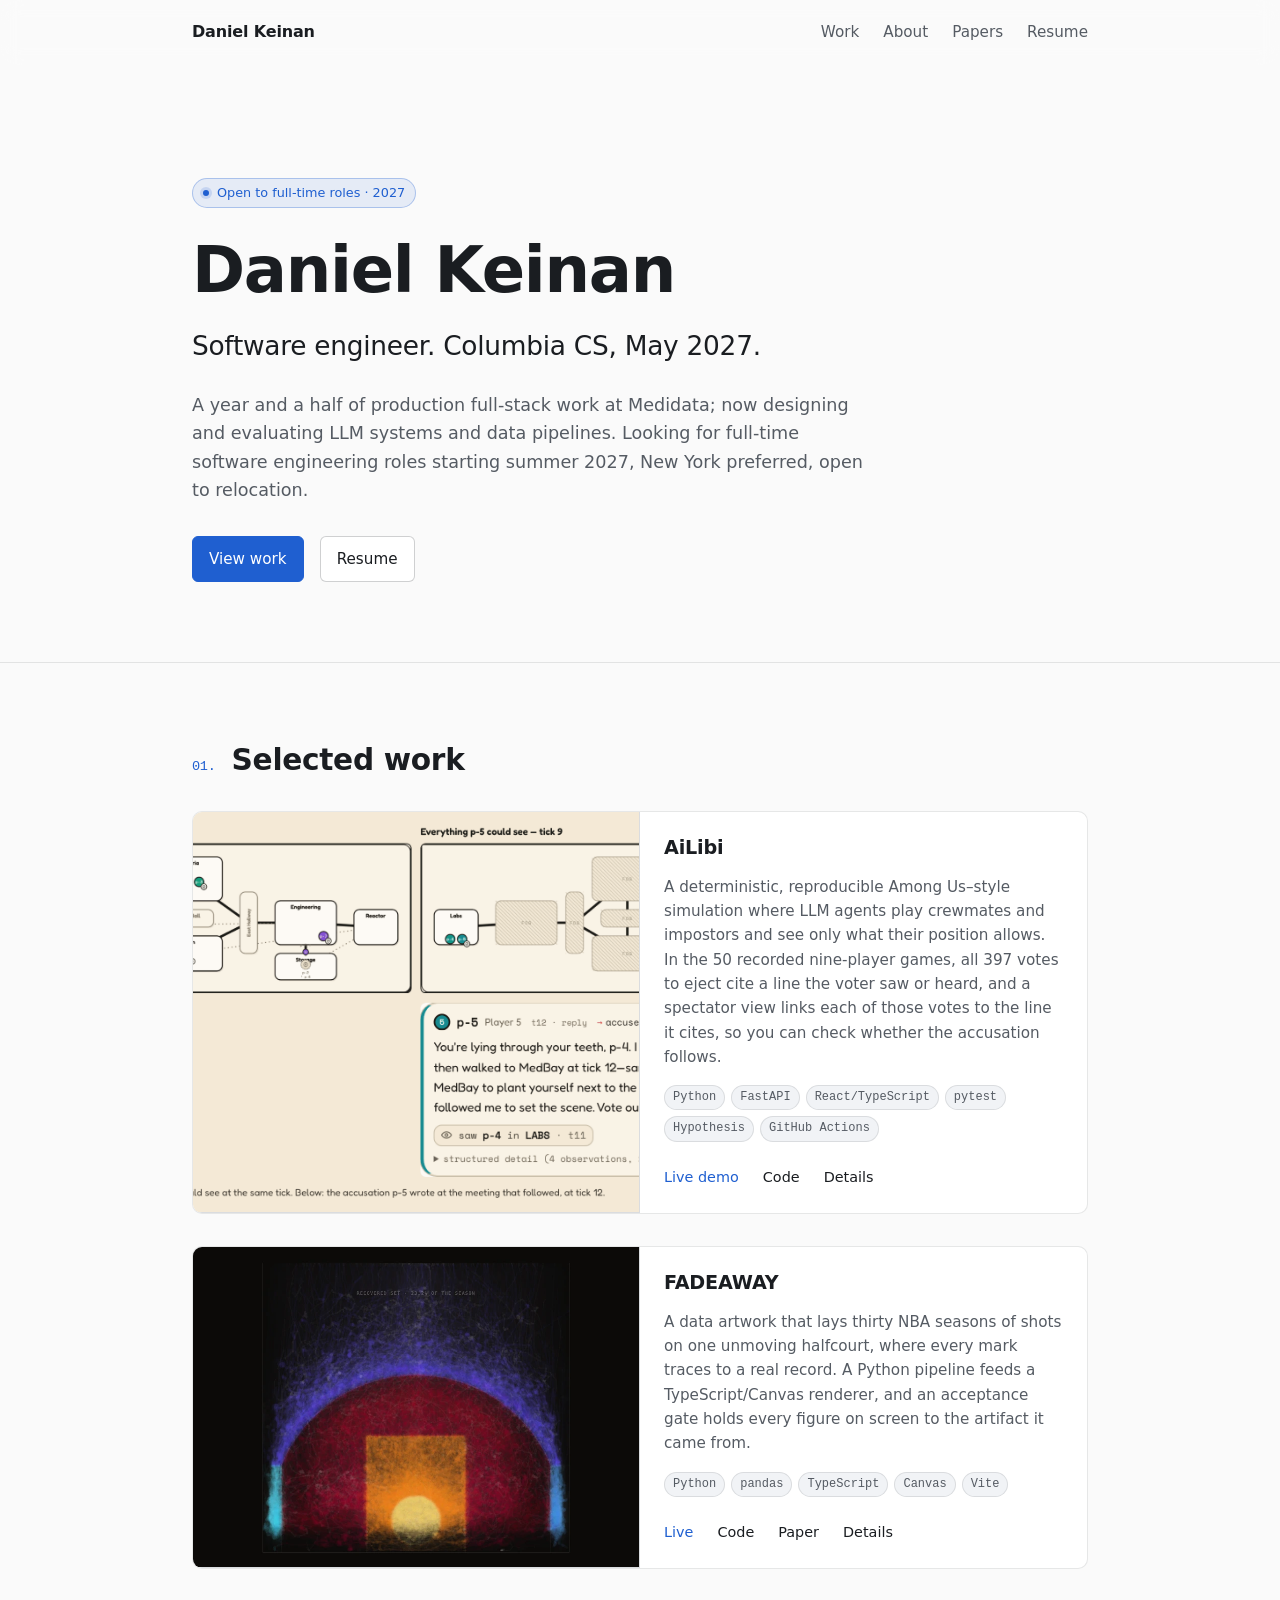
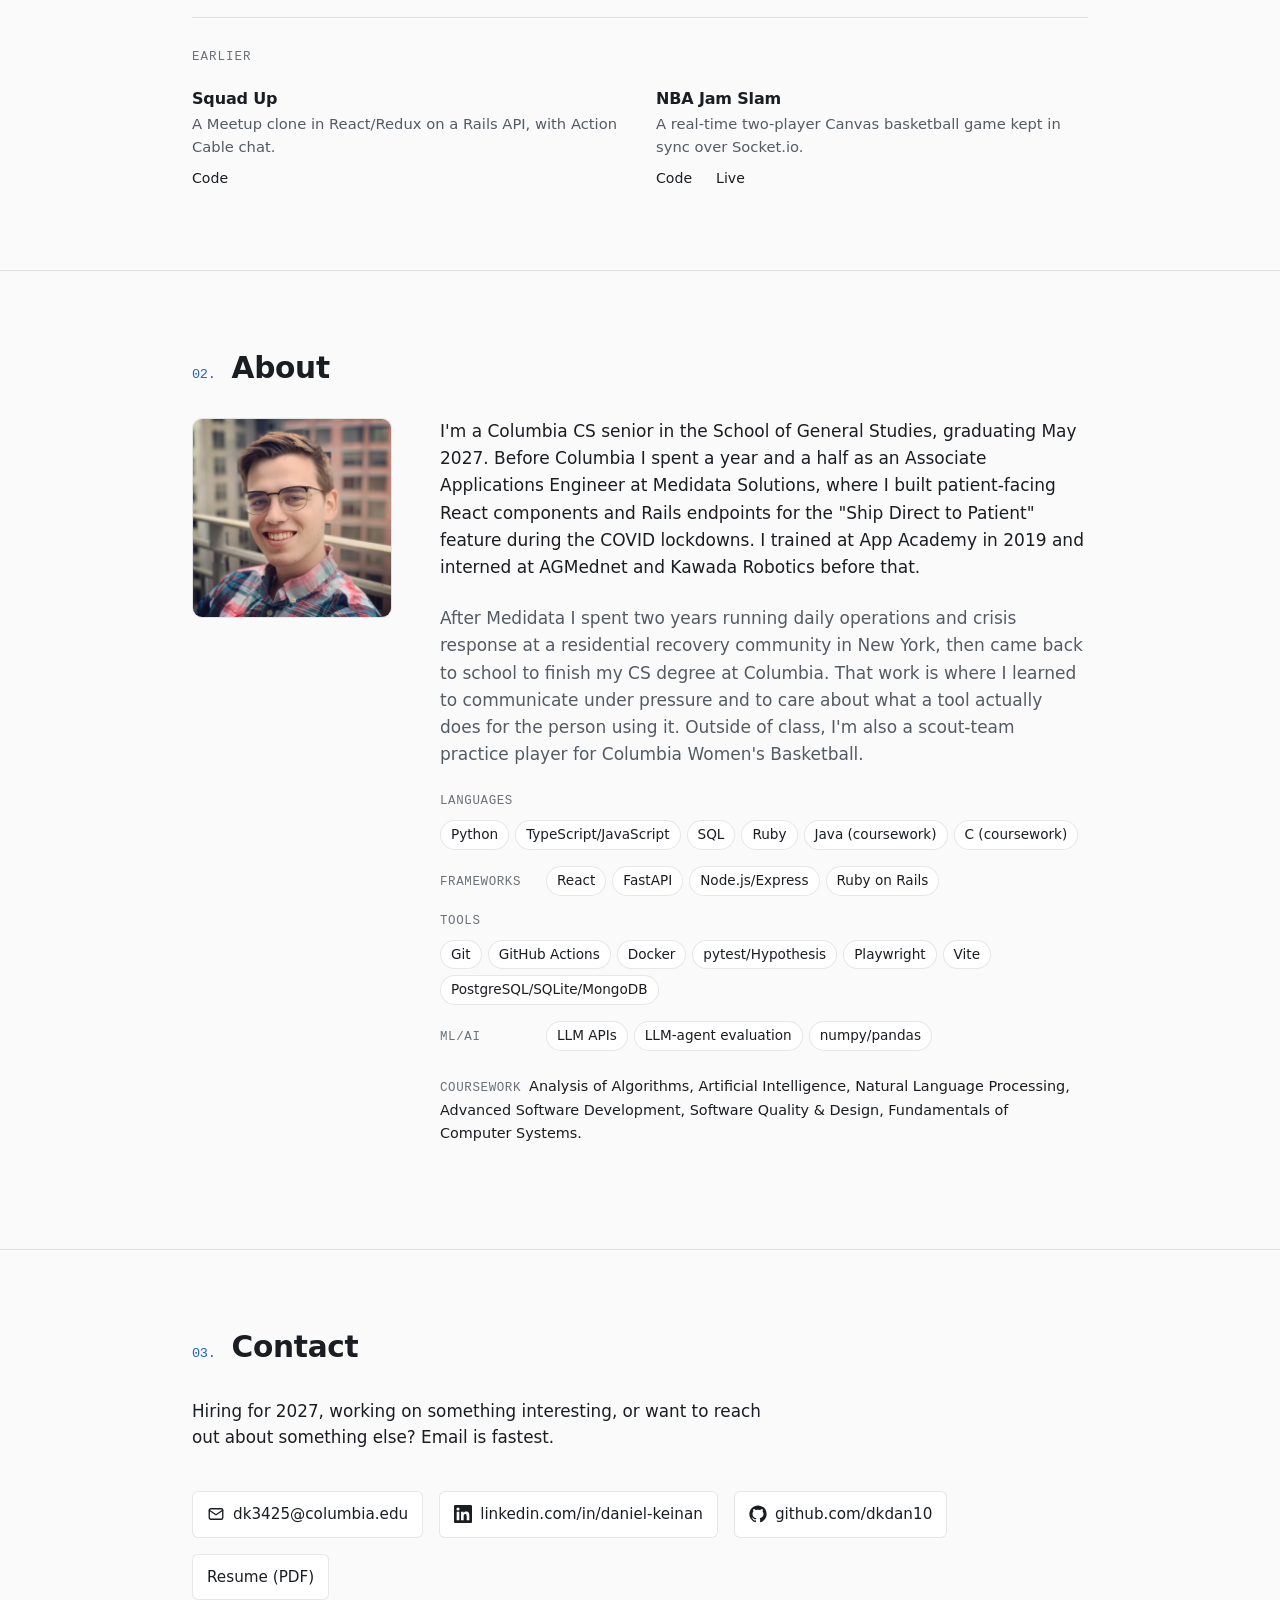
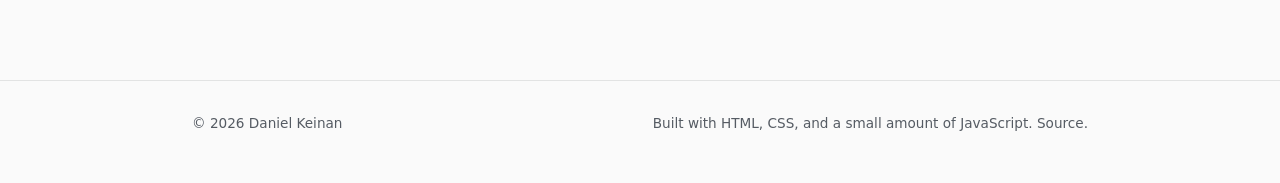
<file: index.html>
<!doctype html>
<html lang="en">
<head>
  <meta charset="utf-8">
  <meta name="viewport" content="width=device-width, initial-scale=1">
  <title>Daniel Keinan — Software Engineer</title>
  <meta name="description" content="Daniel Keinan: software engineer in New York. Columbia CS, May 2027. A year and a half of production full-stack work at Medidata; now designing and evaluating LLM systems and data pipelines. Open to full-time roles starting summer 2027.">
  <meta name="author" content="Daniel Keinan">
  <meta name="color-scheme" content="dark light">

  <link rel="canonical" href="https://dkdan10.github.io/">
  <link rel="apple-touch-icon" sizes="180x180" href="/apple-touch-icon.png">
  <link rel="icon" type="image/png" sizes="32x32" href="/favicon-32x32.png">
  <link rel="icon" type="image/png" sizes="16x16" href="/favicon-16x16.png">
  <link rel="manifest" href="/site.webmanifest">
  <link rel="mask-icon" href="/safari-pinned-tab.svg" color="#6ea8ff">

  <meta property="og:type" content="website">
  <meta property="og:url" content="https://dkdan10.github.io/">
  <meta property="og:title" content="Daniel Keinan — Software Engineer">
  <meta property="og:description" content="Columbia CS, May 2027. A year and a half of production full-stack work at Medidata; now designing and evaluating LLM systems and data pipelines. Open to full-time software engineering roles starting summer 2027.">
  <meta property="og:image" content="https://dkdan10.github.io/og-image.png">
  <meta property="og:image:width" content="1200">
  <meta property="og:image:height" content="630">

  <meta name="twitter:card" content="summary_large_image">
  <meta name="twitter:title" content="Daniel Keinan — Software Engineer">
  <meta name="twitter:description" content="Columbia CS, May 2027. A year and a half of production full-stack work at Medidata; now designing and evaluating LLM systems and data pipelines. Open to full-time software engineering roles starting summer 2027.">
  <meta name="twitter:image" content="https://dkdan10.github.io/og-image.png">

  <link rel="stylesheet" href="/assets/css/site.css">
  <script defer src="/assets/js/site.js"></script>

  <script type="application/ld+json">
  {
    "@context": "https://schema.org",
    "@type": "Person",
    "name": "Daniel Keinan",
    "url": "https://dkdan10.github.io/",
    "jobTitle": "Software Engineer",
    "email": "mailto:dk3425@columbia.edu",
    "address": {
      "@type": "PostalAddress",
      "addressLocality": "New York",
      "addressRegion": "NY",
      "addressCountry": "US"
    },
    "alumniOf": {
      "@type": "EducationalOrganization",
      "name": "App Academy"
    },
    "affiliation": {
      "@type": "CollegeOrUniversity",
      "name": "Columbia University"
    },
    "sameAs": [
      "https://www.linkedin.com/in/daniel-keinan/",
      "https://github.com/dkdan10"
    ]
  }
  </script>
</head>
<body>
  <a class="skip-link" href="#main">Skip to content</a>

  <header class="site-header">
    <div class="container">
      <a href="/" class="brand">Daniel Keinan</a>
      <nav class="site-nav" aria-label="Primary">
        <ul>
          <li><a href="/#work">Work</a></li>
          <li><a href="/#about">About</a></li>
          <li><a href="/papers/">Papers</a></li>
          <li class="nav-resume"><a href="/resume/Daniel_Keinan_Resume.pdf" target="_blank" rel="noopener">Resume</a></li>
        </ul>
      </nav>
    </div>
  </header>

  <main id="main">
    <section class="hero container" aria-labelledby="hero-title">
      <span class="eyebrow"><span class="dot" aria-hidden="true"></span> Open to full-time roles · 2027</span>
      <h1 id="hero-title">Daniel Keinan</h1>
      <p class="tagline">Software engineer. Columbia CS, May 2027.</p>
      <p class="lede">A year and a half of production full-stack work at Medidata; now designing and evaluating LLM systems and data pipelines. Looking for full-time software engineering roles starting summer 2027, New York preferred, open to relocation.</p>
      <div class="cta-row">
        <a class="btn btn-primary" href="#work">View work</a>
        <a class="btn" href="/resume/Daniel_Keinan_Resume.pdf" target="_blank" rel="noopener">Resume</a>
      </div>
    </section>

    <section id="work" class="section" aria-labelledby="work-title">
      <div class="container">
        <h2 id="work-title"><span class="num">01.</span> Selected work</h2>
        <div class="projects">

          <article class="project">
            <div class="media">
              <img src="/assets/img/ailibi-spectator.png" alt="AiLibi spectator view: the full map at tick 9 beside the fogged map of what one crewmate could see, with that crewmate's accusation and the single observation it cites below" loading="lazy" decoding="async" width="2036" height="909">
            </div>
            <div class="body">
              <h3><a href="/work/ailibi/">AiLibi</a></h3>
              <p>A deterministic, reproducible Among Us–style simulation where LLM agents play crewmates and impostors and see only what their position allows. In the 50 recorded nine-player games, all 397 votes to eject cite a line the voter saw or heard, and a spectator view links each of those votes to the line it cites, so you can check whether the accusation follows.</p>
              <ul class="tags" aria-label="Technologies">
                <li>Python</li><li>FastAPI</li><li>React/TypeScript</li><li>pytest</li><li>Hypothesis</li><li>GitHub Actions</li>
              </ul>
              <div class="links">
                <a class="primary" href="https://dkdan10.github.io/AiLibi/" target="_blank" rel="noopener">Live demo</a>
                <a href="https://github.com/dkdan10/AiLibi" target="_blank" rel="noopener">Code</a>
                <a href="/work/ailibi/">Details</a>
              </div>
            </div>
          </article>

          <article class="project">
            <div class="media">
              <img src="/assets/img/fadeaway-card.webp" alt="FADEAWAY during the tracking window: the recovered set of shots drawn on one halfcourt in the league's zone colours, with real player paths as faint strokes" loading="lazy" decoding="async" width="1200" height="630">
            </div>
            <div class="body">
              <h3><a href="/work/fadeaway/">FADEAWAY</a></h3>
              <p>A data artwork that lays thirty NBA seasons of shots on one unmoving halfcourt, where every mark traces to a real record. A Python pipeline feeds a TypeScript/Canvas renderer, and an acceptance gate holds every figure on screen to the artifact it came from.</p>
              <ul class="tags" aria-label="Technologies">
                <li>Python</li><li>pandas</li><li>TypeScript</li><li>Canvas</li><li>Vite</li>
              </ul>
              <div class="links">
                <a class="primary" href="https://dkdan10.github.io/analytics_resolution/" target="_blank" rel="noopener">Live</a>
                <a href="https://github.com/dkdan10/analytics_resolution" target="_blank" rel="noopener">Code</a>
                <a href="/papers/CONTESTED_Daniel_Keinan.pdf" target="_blank" rel="noopener">Paper</a>
                <a href="/work/fadeaway/">Details</a>
              </div>
            </div>
          </article>

        </div>

        <div class="earlier">
          <h3>Earlier</h3>
          <ul class="earlier-list">
            <li>
              <h4>Squad Up</h4>
              <p>A Meetup clone in React/Redux on a Rails API, with Action Cable chat.</p>
              <div class="links">
                <a href="https://github.com/dkdan10/SquadUp" target="_blank" rel="noopener">Code</a>
              </div>
            </li>
            <li>
              <h4>NBA Jam Slam</h4>
              <p>A real-time two-player Canvas basketball game kept in sync over Socket.io.</p>
              <div class="links">
                <a href="https://github.com/dkdan10/nbaJam" target="_blank" rel="noopener">Code</a>
                <a href="https://dkdan10.github.io/nbaJam/" target="_blank" rel="noopener">Live</a>
              </div>
            </li>
          </ul>
        </div>
      </div>
    </section>

    <section id="about" class="section" aria-labelledby="about-title">
      <div class="container">
        <h2 id="about-title"><span class="num">02.</span> About</h2>
        <div class="about-grid">
          <img class="headshot" src="/assets/img/headshot.webp" alt="Portrait of Daniel Keinan" width="800" height="800" loading="lazy" decoding="async">
          <div>
            <p>I'm a Columbia CS senior in the School of General Studies, graduating May 2027. Before Columbia I spent a year and a half as an Associate Applications Engineer at Medidata Solutions, where I built patient-facing React components and Rails endpoints for the "Ship Direct to Patient" feature during the COVID lockdowns. I trained at App Academy in 2019 and interned at AGMednet and Kawada Robotics before that.</p>
            <p class="muted">After Medidata I spent two years running daily operations and crisis response at a residential recovery community in New York, then came back to school to finish my CS degree at Columbia. That work is where I learned to communicate under pressure and to care about what a tool actually does for the person using it. Outside of class, I'm also a scout-team practice player for Columbia Women's Basketball.</p>

            <div class="skills" aria-label="Technical skills">
              <div class="skills-row">
                <span class="label">Languages</span>
                <ul class="pills">
                  <li>Python</li><li>TypeScript/JavaScript</li><li>SQL</li><li>Ruby</li><li>Java (coursework)</li><li>C (coursework)</li>
                </ul>
              </div>
              <div class="skills-row">
                <span class="label">Frameworks</span>
                <ul class="pills">
                  <li>React</li><li>FastAPI</li><li>Node.js/Express</li><li>Ruby on Rails</li>
                </ul>
              </div>
              <div class="skills-row">
                <span class="label">Tools</span>
                <ul class="pills">
                  <li>Git</li><li>GitHub Actions</li><li>Docker</li><li>pytest/Hypothesis</li><li>Playwright</li><li>Vite</li><li>PostgreSQL/SQLite/MongoDB</li>
                </ul>
              </div>
              <div class="skills-row">
                <span class="label">ML/AI</span>
                <ul class="pills">
                  <li>LLM APIs</li><li>LLM-agent evaluation</li><li>numpy/pandas</li>
                </ul>
              </div>
            </div>
            <p class="coursework"><span class="label">Coursework</span>Analysis of Algorithms, Artificial Intelligence, Natural Language Processing, Advanced Software Development, Software Quality &amp; Design, Fundamentals of Computer Systems.</p>
          </div>
        </div>
      </div>
    </section>

    <section id="contact" class="section" aria-labelledby="contact-title">
      <div class="container">
        <h2 id="contact-title"><span class="num">03.</span> Contact</h2>
        <div class="contact-block">
          <p>Hiring for 2027, working on something interesting, or want to reach out about something else? Email is fastest.</p>
          <ul class="contact-list">
            <li>
              <a href="mailto:dk3425@columbia.edu">
                <svg viewBox="0 0 24 24" fill="none" stroke="currentColor" stroke-width="1.8" stroke-linecap="round" stroke-linejoin="round" aria-hidden="true"><rect x="3" y="5" width="18" height="14" rx="2"/><path d="m3 7 9 6 9-6"/></svg>
                dk3425@columbia.edu
              </a>
            </li>
            <li>
              <a href="https://www.linkedin.com/in/daniel-keinan/" target="_blank" rel="noopener">
                <svg viewBox="0 0 24 24" fill="currentColor" aria-hidden="true"><path d="M20.45 20.45h-3.55v-5.57c0-1.33-.03-3.04-1.85-3.04-1.85 0-2.13 1.45-2.13 2.94v5.67H9.36V9h3.41v1.56h.05c.47-.9 1.64-1.85 3.37-1.85 3.6 0 4.27 2.37 4.27 5.46v6.28zM5.34 7.43a2.06 2.06 0 1 1 0-4.12 2.06 2.06 0 0 1 0 4.12zM7.12 20.45H3.56V9h3.56v11.45zM22.23 0H1.77C.79 0 0 .77 0 1.72v20.56C0 23.23.79 24 1.77 24h20.45C23.21 24 24 23.23 24 22.28V1.72C24 .77 23.21 0 22.23 0z"/></svg>
                linkedin.com/in/daniel-keinan
              </a>
            </li>
            <li>
              <a href="https://github.com/dkdan10" target="_blank" rel="noopener">
                <svg viewBox="0 0 24 24" fill="currentColor" aria-hidden="true"><path d="M12 .5C5.65.5.5 5.65.5 12c0 5.08 3.29 9.39 7.86 10.91.58.1.79-.25.79-.55v-2c-3.2.7-3.87-1.36-3.87-1.36-.52-1.32-1.27-1.67-1.27-1.67-1.04-.71.08-.7.08-.7 1.15.08 1.76 1.18 1.76 1.18 1.02 1.75 2.69 1.24 3.34.95.1-.74.4-1.24.73-1.53-2.55-.29-5.24-1.27-5.24-5.66 0-1.25.45-2.27 1.18-3.07-.12-.29-.51-1.46.11-3.04 0 0 .96-.31 3.15 1.17a10.94 10.94 0 0 1 5.74 0c2.19-1.48 3.15-1.17 3.15-1.17.62 1.58.23 2.75.11 3.04.74.8 1.18 1.82 1.18 3.07 0 4.4-2.69 5.36-5.25 5.65.41.36.78 1.06.78 2.13v3.16c0 .31.21.66.8.55C20.21 21.39 23.5 17.08 23.5 12 23.5 5.65 18.35.5 12 .5z"/></svg>
                github.com/dkdan10
              </a>
            </li>
            <li>
              <a href="/resume/Daniel_Keinan_Resume.pdf" target="_blank" rel="noopener">Resume (PDF)</a>
            </li>
          </ul>
        </div>
      </div>
    </section>
  </main>

  <footer class="site-footer">
    <div class="container">
      <span>&copy; <span id="year">2026</span> Daniel Keinan</span>
      <span>Built with HTML, CSS, and a small amount of JavaScript. <a href="https://github.com/dkdan10/dkdan10.github.io" target="_blank" rel="noopener">Source</a>.</span>
    </div>
  </footer>
</body>
</html>
</file>
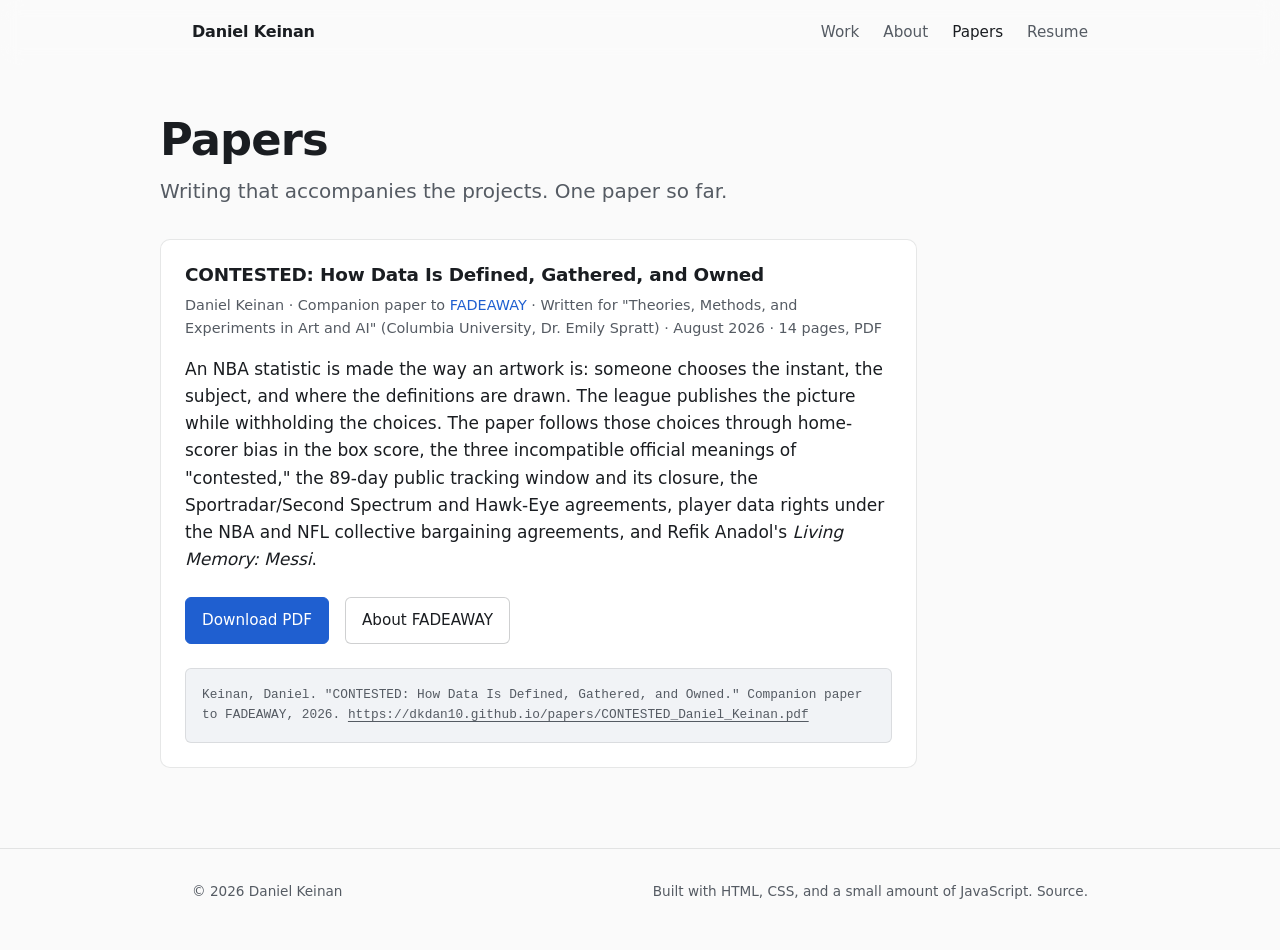
<file: papers/index.html>
<!doctype html>
<html lang="en">
<head>
  <meta charset="utf-8">
  <meta name="viewport" content="width=device-width, initial-scale=1">
  <title>Papers — Daniel Keinan</title>
  <meta name="description" content="Papers by Daniel Keinan. CONTESTED: How Data Is Defined, Gathered, and Owned, the companion paper to the data artwork FADEAWAY.">
  <meta name="author" content="Daniel Keinan">
  <meta name="color-scheme" content="dark light">

  <link rel="canonical" href="https://dkdan10.github.io/papers/">
  <link rel="apple-touch-icon" sizes="180x180" href="/apple-touch-icon.png">
  <link rel="icon" type="image/png" sizes="32x32" href="/favicon-32x32.png">
  <link rel="icon" type="image/png" sizes="16x16" href="/favicon-16x16.png">
  <link rel="manifest" href="/site.webmanifest">
  <link rel="mask-icon" href="/safari-pinned-tab.svg" color="#6ea8ff">

  <meta property="og:type" content="website">
  <meta property="og:url" content="https://dkdan10.github.io/papers/">
  <meta property="og:title" content="Papers — Daniel Keinan">
  <meta property="og:description" content="CONTESTED: How Data Is Defined, Gathered, and Owned, the companion paper to the data artwork FADEAWAY.">
  <meta property="og:image" content="https://dkdan10.github.io/og-image.png">
  <meta property="og:image:width" content="1200">
  <meta property="og:image:height" content="630">

  <meta name="twitter:card" content="summary_large_image">
  <meta name="twitter:title" content="Papers — Daniel Keinan">
  <meta name="twitter:description" content="CONTESTED: How Data Is Defined, Gathered, and Owned, the companion paper to the data artwork FADEAWAY.">
  <meta name="twitter:image" content="https://dkdan10.github.io/og-image.png">

  <link rel="stylesheet" href="/assets/css/site.css">
  <script defer src="/assets/js/site.js"></script>
</head>
<body>
  <a class="skip-link" href="#main">Skip to content</a>

  <header class="site-header">
    <div class="container">
      <a href="/" class="brand">Daniel Keinan</a>
      <nav class="site-nav" aria-label="Primary">
        <ul>
          <li><a href="/#work">Work</a></li>
          <li><a href="/#about">About</a></li>
          <li><a href="/papers/" aria-current="page">Papers</a></li>
          <li class="nav-resume"><a href="/resume/Daniel_Keinan_Resume.pdf" target="_blank" rel="noopener">Resume</a></li>
        </ul>
      </nav>
    </div>
  </header>

  <main id="main" class="container page">
    <div class="page-head">
      <h1>Papers</h1>
      <p class="lede">Writing that accompanies the projects. One paper so far.</p>
    </div>

    <ul class="paper-list">
      <li class="paper-card">
        <h3>CONTESTED: How Data Is Defined, Gathered, and Owned</h3>
        <p class="meta">Daniel Keinan · Companion paper to <a href="/work/fadeaway/">FADEAWAY</a> · Written for "Theories, Methods, and Experiments in Art and AI" (Columbia University, Dr. Emily Spratt) · August 2026 · 14 pages, PDF</p>
        <p>An NBA statistic is made the way an artwork is: someone chooses the instant, the subject, and where the definitions are drawn. The league publishes the picture while withholding the choices. The paper follows those choices through home-scorer bias in the box score, the three incompatible official meanings of "contested," the 89-day public tracking window and its closure, the Sportradar/Second Spectrum and Hawk-Eye agreements, player data rights under the NBA and NFL collective bargaining agreements, and Refik Anadol's <em>Living Memory: Messi</em>.</p>
        <div class="cta-row">
          <a class="btn btn-primary" href="/papers/CONTESTED_Daniel_Keinan.pdf" target="_blank" rel="noopener">Download PDF</a>
          <a class="btn" href="/work/fadeaway/">About FADEAWAY</a>
        </div>
        <p class="cite">Keinan, Daniel. "CONTESTED: How Data Is Defined, Gathered, and Owned." Companion paper to FADEAWAY, 2026. <a href="https://dkdan10.github.io/papers/CONTESTED_Daniel_Keinan.pdf">https://dkdan10.github.io/papers/CONTESTED_Daniel_Keinan.pdf</a></p>
      </li>
    </ul>
  </main>

  <footer class="site-footer">
    <div class="container">
      <span>&copy; <span id="year">2026</span> Daniel Keinan</span>
      <span>Built with HTML, CSS, and a small amount of JavaScript. <a href="https://github.com/dkdan10/dkdan10.github.io" target="_blank" rel="noopener">Source</a>.</span>
    </div>
  </footer>
</body>
</html>
</file>
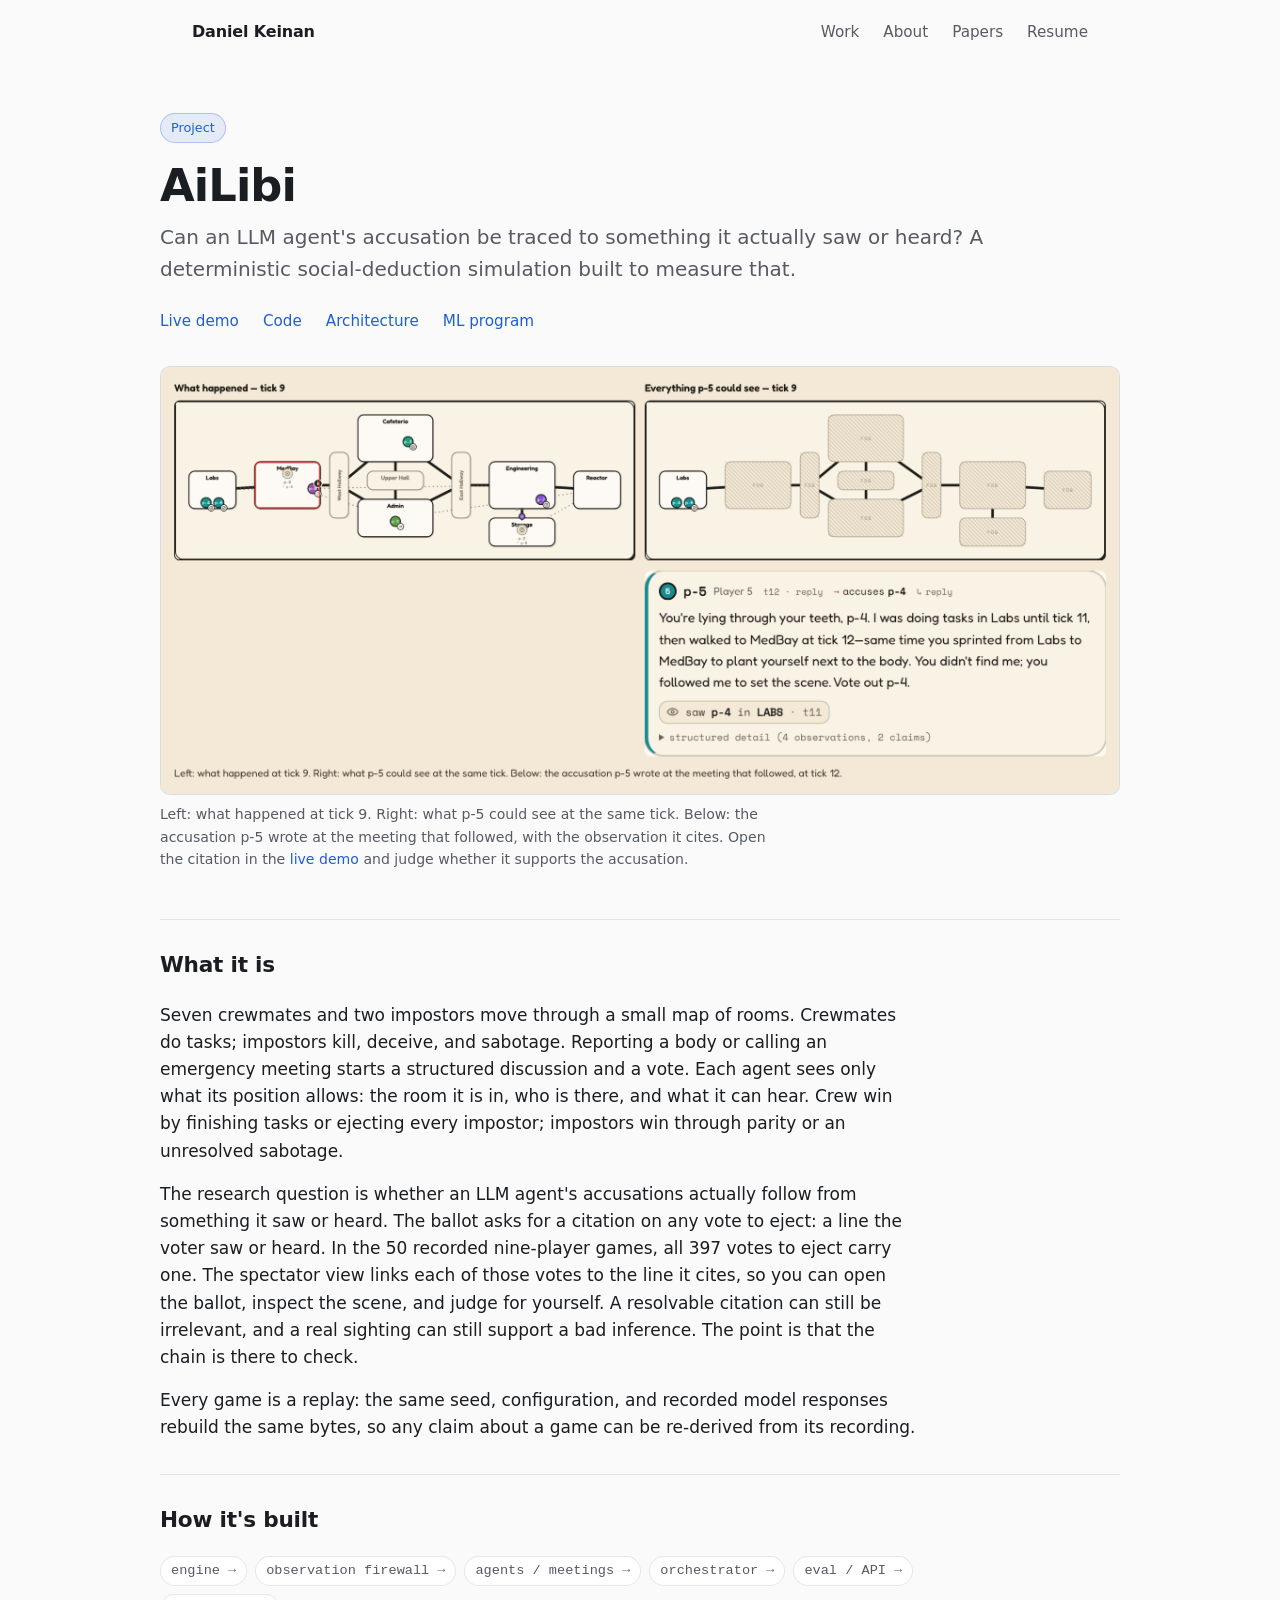
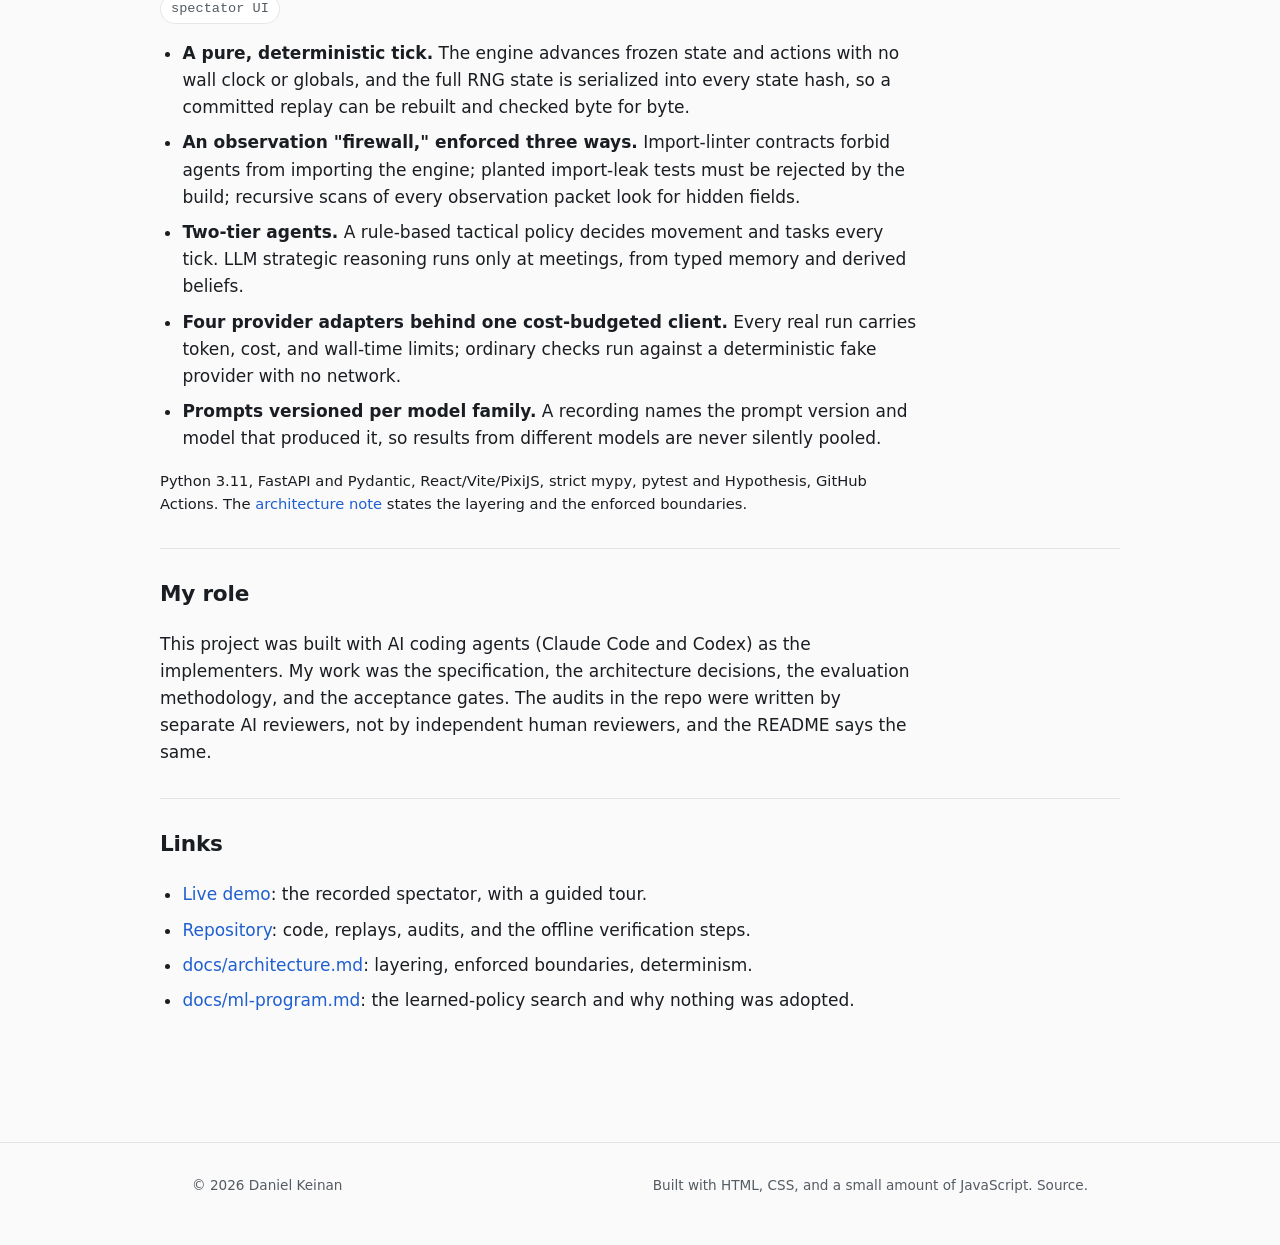
<file: work/ailibi/index.html>
<!doctype html>
<html lang="en">
<head>
  <meta charset="utf-8">
  <meta name="viewport" content="width=device-width, initial-scale=1">
  <title>AiLibi — Daniel Keinan</title>
  <meta name="description" content="AiLibi: a deterministic, reproducible Among Us–style simulation where LLM agents see only what their position allows. In the 50 recorded nine-player games, all 397 votes to eject cite a line the voter saw or heard. How it is built, what was measured, and who did what.">
  <meta name="author" content="Daniel Keinan">
  <meta name="color-scheme" content="dark light">

  <link rel="canonical" href="https://dkdan10.github.io/work/ailibi/">
  <link rel="apple-touch-icon" sizes="180x180" href="/apple-touch-icon.png">
  <link rel="icon" type="image/png" sizes="32x32" href="/favicon-32x32.png">
  <link rel="icon" type="image/png" sizes="16x16" href="/favicon-16x16.png">
  <link rel="manifest" href="/site.webmanifest">
  <link rel="mask-icon" href="/safari-pinned-tab.svg" color="#6ea8ff">

  <meta property="og:type" content="website">
  <meta property="og:url" content="https://dkdan10.github.io/work/ailibi/">
  <meta property="og:title" content="AiLibi — can agents reason from what they actually saw?">
  <meta property="og:description" content="A deterministic, reproducible Among Us–style simulation played by LLM agents. In the 50 recorded nine-player games, all 397 votes to eject cite a line the voter saw or heard. By Daniel Keinan.">
  <meta property="og:image" content="https://dkdan10.github.io/assets/img/ailibi-spectator.png">
  <meta property="og:image:width" content="2036">
  <meta property="og:image:height" content="909">

  <meta name="twitter:card" content="summary_large_image">
  <meta name="twitter:title" content="AiLibi — can agents reason from what they actually saw?">
  <meta name="twitter:description" content="A deterministic, reproducible Among Us–style simulation played by LLM agents. In the 50 recorded nine-player games, all 397 votes to eject cite a line the voter saw or heard. By Daniel Keinan.">
  <meta name="twitter:image" content="https://dkdan10.github.io/assets/img/ailibi-spectator.png">

  <link rel="stylesheet" href="/assets/css/site.css">
  <script defer src="/assets/js/site.js"></script>
</head>
<body>
  <a class="skip-link" href="#main">Skip to content</a>

  <header class="site-header">
    <div class="container">
      <a href="/" class="brand">Daniel Keinan</a>
      <nav class="site-nav" aria-label="Primary">
        <ul>
          <li><a href="/#work">Work</a></li>
          <li><a href="/#about">About</a></li>
          <li><a href="/papers/">Papers</a></li>
          <li class="nav-resume"><a href="/resume/Daniel_Keinan_Resume.pdf" target="_blank" rel="noopener">Resume</a></li>
        </ul>
      </nav>
    </div>
  </header>

  <main id="main" class="container page">
    <div class="page-head">
      <span class="eyebrow">Project</span>
      <h1>AiLibi</h1>
      <p class="lede">Can an LLM agent's accusation be traced to something it actually saw or heard? A deterministic social-deduction simulation built to measure that.</p>
      <div class="links-row">
        <a href="https://dkdan10.github.io/AiLibi/" target="_blank" rel="noopener">Live demo</a>
        <a href="https://github.com/dkdan10/AiLibi" target="_blank" rel="noopener">Code</a>
        <a href="https://github.com/dkdan10/AiLibi/blob/main/docs/architecture.md" target="_blank" rel="noopener">Architecture</a>
        <a href="https://github.com/dkdan10/AiLibi/blob/main/docs/ml-program.md" target="_blank" rel="noopener">ML program</a>
      </div>
    </div>

    <figure class="lead-figure">
      <img src="/assets/img/ailibi-spectator.png" width="2036" height="909" decoding="async" alt="Two views of the same moment. Left: the full map at tick 9, with every player visible, two bodies down, one impostor in MedBay and one inside a vent. Right: the same map fogged to only what player p-5 could see, which is the Labs room with p-4 and p-6 in it. Below the right view: the accusation p-5 wrote at the meeting that followed, 'Vote out p-4', with the single observation it cites: saw p-4 in Labs at tick 11.">
      <figcaption>Left: what happened at tick 9. Right: what p-5 could see at the same tick. Below: the accusation p-5 wrote at the meeting that followed, with the observation it cites. Open the citation in the <a href="https://dkdan10.github.io/AiLibi/" target="_blank" rel="noopener">live demo</a> and judge whether it supports the accusation.</figcaption>
    </figure>

    <section class="page-section" aria-labelledby="what-title">
      <h2 id="what-title">What it is</h2>
      <div class="prose">
        <p>Seven crewmates and two impostors move through a small map of rooms. Crewmates do tasks; impostors kill, deceive, and sabotage. Reporting a body or calling an emergency meeting starts a structured discussion and a vote. Each agent sees only what its position allows: the room it is in, who is there, and what it can hear. Crew win by finishing tasks or ejecting every impostor; impostors win through parity or an unresolved sabotage.</p>
        <p>The research question is whether an LLM agent's accusations actually follow from something it saw or heard. The ballot asks for a citation on any vote to eject: a line the voter saw or heard. In the 50 recorded nine-player games, all 397 votes to eject carry one. The spectator view links each of those votes to the line it cites, so you can open the ballot, inspect the scene, and judge for yourself. A resolvable citation can still be irrelevant, and a real sighting can still support a bad inference. The point is that the chain is there to check.</p>
        <p>Every game is a replay: the same seed, configuration, and recorded model responses rebuild the same bytes, so any claim about a game can be re-derived from its recording.</p>
      </div>
    </section>

    <section class="page-section" aria-labelledby="how-title">
      <h2 id="how-title">How it's built</h2>
      <div class="prose">
        <ol class="flow" aria-label="Layers, in order of data flow">
          <li>engine</li>
          <li>observation firewall</li>
          <li>agents / meetings</li>
          <li>orchestrator</li>
          <li>eval / API</li>
          <li>spectator UI</li>
        </ol>
        <ul>
          <li><strong>A pure, deterministic tick.</strong> The engine advances frozen state and actions with no wall clock or globals, and the full RNG state is serialized into every state hash, so a committed replay can be rebuilt and checked byte for byte.</li>
          <li><strong>An observation "firewall," enforced three ways.</strong> Import-linter contracts forbid agents from importing the engine; planted import-leak tests must be rejected by the build; recursive scans of every observation packet look for hidden fields.</li>
          <li><strong>Two-tier agents.</strong> A rule-based tactical policy decides movement and tasks every tick. LLM strategic reasoning runs only at meetings, from typed memory and derived beliefs.</li>
          <li><strong>Four provider adapters behind one cost-budgeted client.</strong> Every real run carries token, cost, and wall-time limits; ordinary checks run against a deterministic fake provider with no network.</li>
          <li><strong>Prompts versioned per model family.</strong> A recording names the prompt version and model that produced it, so results from different models are never silently pooled.</li>
        </ul>
        <p class="note">Python 3.11, FastAPI and Pydantic, React/Vite/PixiJS, strict mypy, pytest and Hypothesis, GitHub Actions. The <a href="https://github.com/dkdan10/AiLibi/blob/main/docs/architecture.md" target="_blank" rel="noopener">architecture note</a> states the layering and the enforced boundaries.</p>
      </div>
    </section>

    <section class="page-section" aria-labelledby="role-title">
      <h2 id="role-title">My role</h2>
      <div class="prose">
        <p>This project was built with AI coding agents (Claude Code and Codex) as the implementers. My work was the specification, the architecture decisions, the evaluation methodology, and the acceptance gates. The audits in the repo were written by separate AI reviewers, not by independent human reviewers, and the README says the same.</p>
      </div>
    </section>

    <section class="page-section" aria-labelledby="links-title">
      <h2 id="links-title">Links</h2>
      <div class="prose">
        <ul>
          <li><a href="https://dkdan10.github.io/AiLibi/" target="_blank" rel="noopener">Live demo</a>: the recorded spectator, with a guided tour.</li>
          <li><a href="https://github.com/dkdan10/AiLibi" target="_blank" rel="noopener">Repository</a>: code, replays, audits, and the offline verification steps.</li>
          <li><a href="https://github.com/dkdan10/AiLibi/blob/main/docs/architecture.md" target="_blank" rel="noopener">docs/architecture.md</a>: layering, enforced boundaries, determinism.</li>
          <li><a href="https://github.com/dkdan10/AiLibi/blob/main/docs/ml-program.md" target="_blank" rel="noopener">docs/ml-program.md</a>: the learned-policy search and why nothing was adopted.</li>
        </ul>
      </div>
    </section>
  </main>

  <footer class="site-footer">
    <div class="container">
      <span>&copy; <span id="year">2026</span> Daniel Keinan</span>
      <span>Built with HTML, CSS, and a small amount of JavaScript. <a href="https://github.com/dkdan10/dkdan10.github.io" target="_blank" rel="noopener">Source</a>.</span>
    </div>
  </footer>
</body>
</html>
</file>
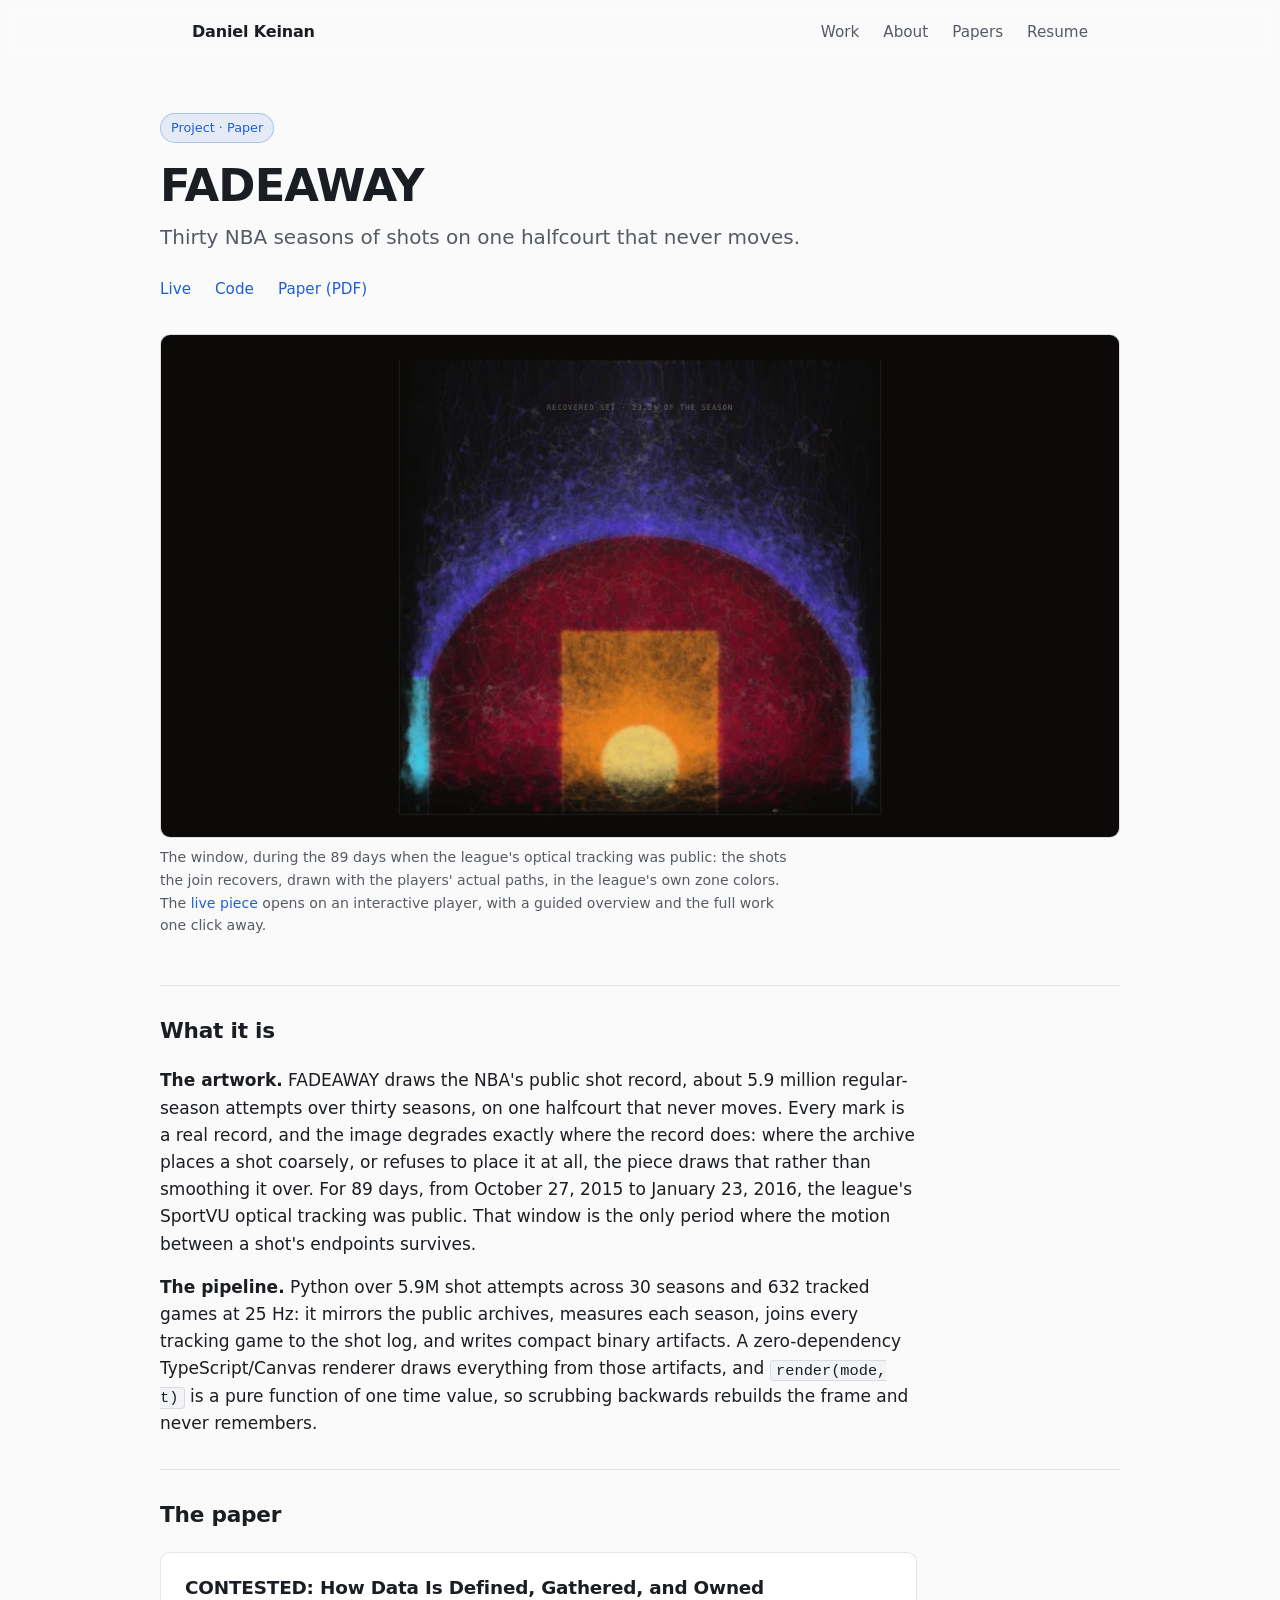
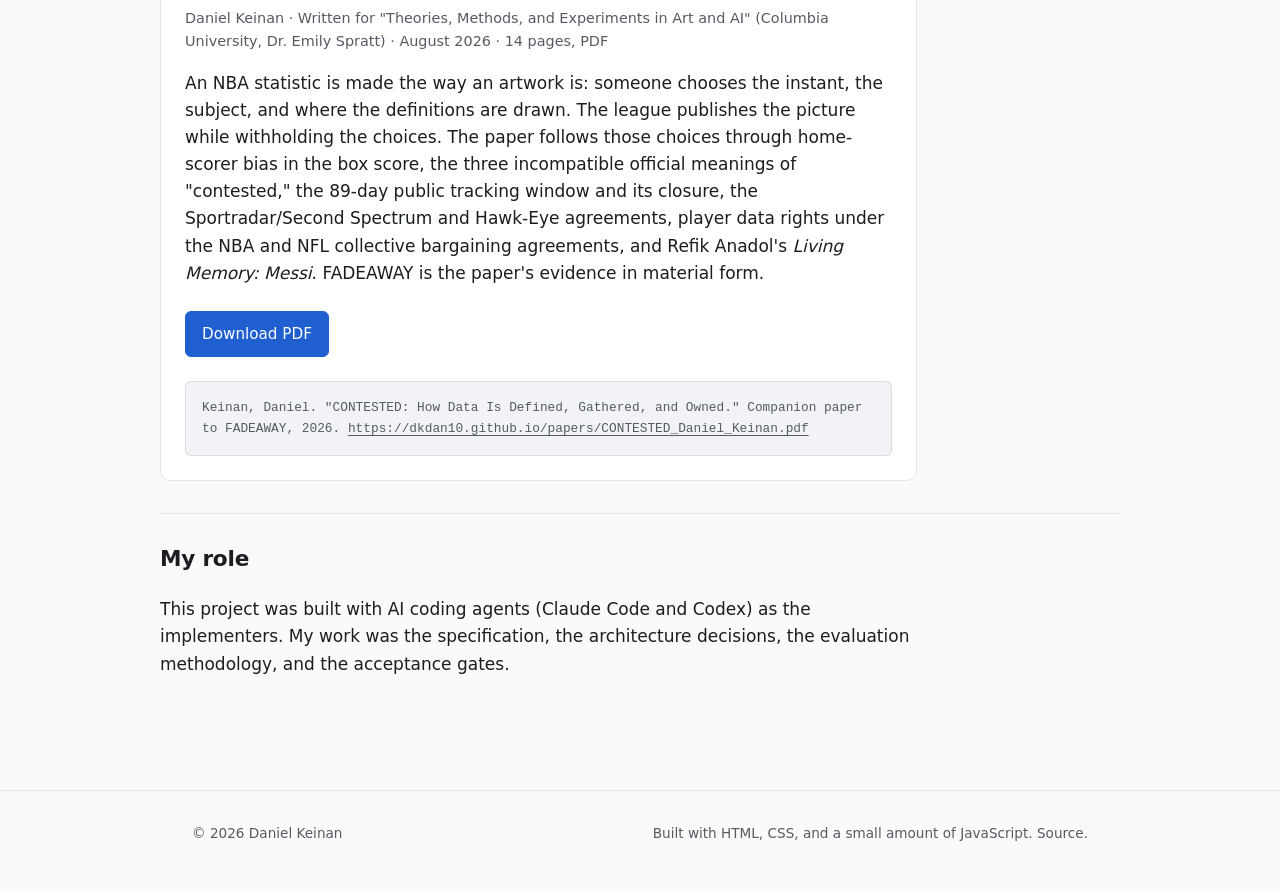
<file: work/fadeaway/index.html>
<!doctype html>
<html lang="en">
<head>
  <meta charset="utf-8">
  <meta name="viewport" content="width=device-width, initial-scale=1">
  <title>FADEAWAY — Daniel Keinan</title>
  <meta name="description" content="FADEAWAY: thirty NBA seasons of shots on one halfcourt that never moves. A Python pipeline, a TypeScript/Canvas renderer, an acceptance gate with 121 seeded defects, and the companion paper CONTESTED: How Data Is Defined, Gathered, and Owned.">
  <meta name="author" content="Daniel Keinan">
  <meta name="color-scheme" content="dark light">

  <link rel="canonical" href="https://dkdan10.github.io/work/fadeaway/">
  <link rel="apple-touch-icon" sizes="180x180" href="/apple-touch-icon.png">
  <link rel="icon" type="image/png" sizes="32x32" href="/favicon-32x32.png">
  <link rel="icon" type="image/png" sizes="16x16" href="/favicon-16x16.png">
  <link rel="manifest" href="/site.webmanifest">
  <link rel="mask-icon" href="/safari-pinned-tab.svg" color="#6ea8ff">

  <meta property="og:type" content="website">
  <meta property="og:url" content="https://dkdan10.github.io/work/fadeaway/">
  <meta property="og:title" content="FADEAWAY — thirty NBA seasons on one halfcourt that never moves">
  <meta property="og:description" content="A data artwork where every mark traces to a real record, plus the companion paper CONTESTED: How Data Is Defined, Gathered, and Owned. By Daniel Keinan.">
  <meta property="og:image" content="https://dkdan10.github.io/assets/img/fadeaway-og.png">
  <meta property="og:image:width" content="1200">
  <meta property="og:image:height" content="630">

  <meta name="twitter:card" content="summary_large_image">
  <meta name="twitter:title" content="FADEAWAY — thirty NBA seasons on one halfcourt that never moves">
  <meta name="twitter:description" content="A data artwork where every mark traces to a real record, plus the companion paper CONTESTED: How Data Is Defined, Gathered, and Owned. By Daniel Keinan.">
  <meta name="twitter:image" content="https://dkdan10.github.io/assets/img/fadeaway-og.png">

  <link rel="stylesheet" href="/assets/css/site.css">
  <script defer src="/assets/js/site.js"></script>

  <script type="application/ld+json">
  {
    "@context": "https://schema.org",
    "@type": "ScholarlyArticle",
    "headline": "CONTESTED: How Data Is Defined, Gathered, and Owned",
    "name": "CONTESTED: How Data Is Defined, Gathered, and Owned",
    "author": {
      "@type": "Person",
      "name": "Daniel Keinan",
      "url": "https://dkdan10.github.io/"
    },
    "datePublished": "2026-08-13",
    "inLanguage": "en",
    "url": "https://dkdan10.github.io/papers/CONTESTED_Daniel_Keinan.pdf",
    "encodingFormat": "application/pdf",
    "isPartOf": {
      "@type": "CreativeWork",
      "name": "FADEAWAY",
      "url": "https://dkdan10.github.io/analytics_resolution/"
    },
    "about": {
      "@type": "VisualArtwork",
      "name": "FADEAWAY",
      "url": "https://dkdan10.github.io/analytics_resolution/",
      "creator": { "@type": "Person", "name": "Daniel Keinan" }
    }
  }
  </script>
</head>
<body>
  <a class="skip-link" href="#main">Skip to content</a>

  <header class="site-header">
    <div class="container">
      <a href="/" class="brand">Daniel Keinan</a>
      <nav class="site-nav" aria-label="Primary">
        <ul>
          <li><a href="/#work">Work</a></li>
          <li><a href="/#about">About</a></li>
          <li><a href="/papers/">Papers</a></li>
          <li class="nav-resume"><a href="/resume/Daniel_Keinan_Resume.pdf" target="_blank" rel="noopener">Resume</a></li>
        </ul>
      </nav>
    </div>
  </header>

  <main id="main" class="container page">
    <div class="page-head">
      <span class="eyebrow">Project · Paper</span>
      <h1>FADEAWAY</h1>
      <p class="lede">Thirty NBA seasons of shots on one halfcourt that never moves.</p>
      <div class="links-row">
        <a href="https://dkdan10.github.io/analytics_resolution/" target="_blank" rel="noopener">Live</a>
        <a href="https://github.com/dkdan10/analytics_resolution" target="_blank" rel="noopener">Code</a>
        <a href="/papers/CONTESTED_Daniel_Keinan.pdf" target="_blank" rel="noopener">Paper (PDF)</a>
      </div>
    </div>

    <figure class="lead-figure">
      <img src="/assets/img/fadeaway-card.webp" width="1200" height="630" decoding="async" alt="FADEAWAY during the tracking window: the recovered set of shots drawn on one halfcourt in the league's own zone colours, orange at the rim, red in the paint, blue beyond the arc, with real player paths as faint strokes over black.">
      <figcaption>The window, during the 89 days when the league's optical tracking was public: the shots the join recovers, drawn with the players' actual paths, in the league's own zone colors. The <a href="https://dkdan10.github.io/analytics_resolution/" target="_blank" rel="noopener">live piece</a> opens on an interactive player, with a guided overview and the full work one click away.</figcaption>
    </figure>

    <section class="page-section" aria-labelledby="what-title">
      <h2 id="what-title">What it is</h2>
      <div class="prose">
        <p><strong>The artwork.</strong> FADEAWAY draws the NBA's public shot record, about 5.9 million regular-season attempts over thirty seasons, on one halfcourt that never moves. Every mark is a real record, and the image degrades exactly where the record does: where the archive places a shot coarsely, or refuses to place it at all, the piece draws that rather than smoothing it over. For 89 days, from October 27, 2015 to January 23, 2016, the league's SportVU optical tracking was public. That window is the only period where the motion between a shot's endpoints survives.</p>
        <p><strong>The pipeline.</strong> Python over 5.9M shot attempts across 30 seasons and 632 tracked games at 25 Hz: it mirrors the public archives, measures each season, joins every tracking game to the shot log, and writes compact binary artifacts. A zero-dependency TypeScript/Canvas renderer draws everything from those artifacts, and <code>render(mode, t)</code> is a pure function of one time value, so scrubbing backwards rebuilds the frame and never remembers.</p>
      </div>
    </section>

    <section class="page-section" id="paper" aria-labelledby="paper-title">
      <h2 id="paper-title">The paper</h2>
      <div class="paper-card">
        <h3>CONTESTED: How Data Is Defined, Gathered, and Owned</h3>
        <p class="meta">Daniel Keinan · Written for "Theories, Methods, and Experiments in Art and AI" (Columbia University, Dr. Emily Spratt) · August 2026 · 14 pages, PDF</p>
        <p>An NBA statistic is made the way an artwork is: someone chooses the instant, the subject, and where the definitions are drawn. The league publishes the picture while withholding the choices. The paper follows those choices through home-scorer bias in the box score, the three incompatible official meanings of "contested," the 89-day public tracking window and its closure, the Sportradar/Second Spectrum and Hawk-Eye agreements, player data rights under the NBA and NFL collective bargaining agreements, and Refik Anadol's <em>Living Memory: Messi</em>. FADEAWAY is the paper's evidence in material form.</p>
        <div class="cta-row">
          <a class="btn btn-primary" href="/papers/CONTESTED_Daniel_Keinan.pdf" target="_blank" rel="noopener">Download PDF</a>
        </div>
        <p class="cite">Keinan, Daniel. "CONTESTED: How Data Is Defined, Gathered, and Owned." Companion paper to FADEAWAY, 2026. <a href="https://dkdan10.github.io/papers/CONTESTED_Daniel_Keinan.pdf">https://dkdan10.github.io/papers/CONTESTED_Daniel_Keinan.pdf</a></p>
      </div>
    </section>

    <section class="page-section" aria-labelledby="role-title">
      <h2 id="role-title">My role</h2>
      <div class="prose">
        <p>This project was built with AI coding agents (Claude Code and Codex) as the implementers. My work was the specification, the architecture decisions, the evaluation methodology, and the acceptance gates.</p>
      </div>
    </section>
  </main>

  <footer class="site-footer">
    <div class="container">
      <span>&copy; <span id="year">2026</span> Daniel Keinan</span>
      <span>Built with HTML, CSS, and a small amount of JavaScript. <a href="https://github.com/dkdan10/dkdan10.github.io" target="_blank" rel="noopener">Source</a>.</span>
    </div>
  </footer>
</body>
</html>
</file>
<file: assets/css/site.css>
/* Tokens. Every colour is defined here on :root (dark, the default) and
   overridden in full under prefers-color-scheme: light below. */
:root {
  color-scheme: dark;
  --bg: #0b0d10;
  --bg-elev: #14171c;
  --bg-elev-2: #1a1e25;
  --fg: #e8eaed;
  --fg-muted: #9aa0a6;
  --fg-dim: #7c828b;
  --border: rgba(255, 255, 255, 0.08);
  --border-strong: rgba(255, 255, 255, 0.16);
  --accent: #6ea8ff;
  --accent-soft: rgba(110, 168, 255, 0.12);
  --accent-border: rgba(110, 168, 255, 0.25);
  --accent-ring: rgba(110, 168, 255, 0.18);
  --accent-contrast: #07111f;
  --header-bg: rgba(11, 13, 16, 0.78);
  --maxw: 960px;
  --measure: 70ch;
  --radius: 10px;
  --radius-sm: 6px;
  --space-1: 0.5rem;
  --space-2: 1rem;
  --space-3: 1.5rem;
  --space-4: 2rem;
  --space-5: 3rem;
  --space-6: 5rem;
  --space-7: 7rem;
  --font-sans: ui-sans-serif, system-ui, -apple-system, BlinkMacSystemFont, "Segoe UI", "Inter", Roboto, "Helvetica Neue", Arial, sans-serif;
  --font-mono: ui-monospace, SFMono-Regular, "SF Mono", Menlo, Consolas, "Liberation Mono", monospace;
}

@media (prefers-color-scheme: light) {
  :root {
    color-scheme: light;
    --bg: #fafafa;
    --bg-elev: #ffffff;
    --bg-elev-2: #f1f3f6;
    --fg: #1a1d21;
    --fg-muted: #555b63;
    --fg-dim: #6b7178;
    --border: rgba(16, 20, 26, 0.1);
    --border-strong: rgba(16, 20, 26, 0.2);
    --accent: #1f5fd0;
    --accent-soft: rgba(31, 95, 208, 0.09);
    --accent-border: rgba(31, 95, 208, 0.3);
    --accent-ring: rgba(31, 95, 208, 0.16);
    --accent-contrast: #ffffff;
    --header-bg: rgba(250, 250, 250, 0.82);
  }
}

*,
*::before,
*::after {
  box-sizing: border-box;
}

html {
  -webkit-text-size-adjust: 100%;
  text-size-adjust: 100%;
}

html,
body {
  margin: 0;
  padding: 0;
}

body {
  background: var(--bg);
  color: var(--fg);
  font-family: var(--font-sans);
  font-size: 17px;
  line-height: 1.6;
  -webkit-font-smoothing: antialiased;
  -moz-osx-font-smoothing: grayscale;
}

img,
video {
  max-width: 100%;
  height: auto;
  display: block;
}

a {
  color: var(--accent);
  text-decoration: none;
}

a:hover {
  text-decoration: underline;
  text-underline-offset: 3px;
}

a:focus-visible,
button:focus-visible {
  outline: 2px solid var(--accent);
  outline-offset: 3px;
  border-radius: 3px;
}

h1,
h2,
h3,
h4 {
  margin: 0;
  line-height: 1.2;
  letter-spacing: -0.01em;
  text-wrap: balance;
}

p {
  margin: 0 0 var(--space-2);
}

p:last-child {
  margin-bottom: 0;
}

code {
  font-family: var(--font-mono);
  font-size: 0.9em;
  background: var(--bg-elev-2);
  border: 1px solid var(--border);
  border-radius: 4px;
  padding: 0.05em 0.35em;
}

.skip-link {
  position: absolute;
  top: -100px;
  left: var(--space-2);
  background: var(--bg-elev);
  color: var(--fg);
  padding: var(--space-1) var(--space-2);
  border-radius: var(--radius-sm);
  border: 1px solid var(--border-strong);
  z-index: 100;
}

.skip-link:focus {
  top: var(--space-2);
}

.container {
  max-width: var(--maxw);
  margin: 0 auto;
  padding: 0 var(--space-2);
}

@media (min-width: 720px) {
  .container {
    padding: 0 var(--space-4);
  }
}

.muted {
  color: var(--fg-muted);
}

/* Header */
.site-header {
  position: sticky;
  top: 0;
  z-index: 50;
  background: var(--header-bg);
  backdrop-filter: saturate(180%) blur(10px);
  -webkit-backdrop-filter: saturate(180%) blur(10px);
  border-bottom: 1px solid transparent;
  transition: border-color 0.2s ease;
}

.site-header.is-scrolled {
  border-bottom-color: var(--border);
}

.site-header .container {
  display: flex;
  align-items: center;
  justify-content: space-between;
  min-height: 64px;
  gap: var(--space-3);
}

.brand {
  font-weight: 600;
  letter-spacing: -0.01em;
  color: var(--fg);
  font-size: 1rem;
  white-space: nowrap;
}

.brand:hover {
  text-decoration: none;
  color: var(--accent);
}

.site-nav ul {
  list-style: none;
  display: flex;
  gap: var(--space-3);
  margin: 0;
  padding: 0;
}

.site-nav a {
  color: var(--fg-muted);
  font-size: 0.95rem;
}

.site-nav a:hover,
.site-nav a[aria-current="page"] {
  color: var(--fg);
  text-decoration: none;
}

@media (max-width: 560px) {
  .site-nav ul {
    gap: 14px;
  }
  .site-nav a {
    font-size: 0.88rem;
  }
}

@media (max-width: 460px) {
  .brand {
    font-size: 0.95rem;
  }
  .site-nav ul {
    gap: 12px;
  }
  .site-nav a {
    font-size: 0.85rem;
  }
  .site-nav li.nav-resume {
    display: none;
  }
}

/* Hero */
.hero {
  padding-top: var(--space-6);
  padding-bottom: var(--space-6);
}

@media (min-width: 720px) {
  .hero {
    padding-top: var(--space-7);
  }
}

.eyebrow {
  display: inline-flex;
  align-items: center;
  gap: var(--space-1);
  padding: 4px 10px;
  font-size: 0.8rem;
  color: var(--accent);
  background: var(--accent-soft);
  border: 1px solid var(--accent-border);
  border-radius: 999px;
  margin-bottom: var(--space-3);
}

.eyebrow .dot {
  width: 6px;
  height: 6px;
  border-radius: 50%;
  background: var(--accent);
  box-shadow: 0 0 0 3px var(--accent-ring);
}

.hero h1 {
  font-size: clamp(2.4rem, 6.5vw, 4rem);
  font-weight: 700;
  letter-spacing: -0.02em;
  margin-bottom: var(--space-2);
}

.hero .tagline {
  font-size: clamp(1.2rem, 2.8vw, 1.65rem);
  color: var(--fg);
  font-weight: 500;
  letter-spacing: -0.01em;
  margin-bottom: var(--space-3);
}

.hero .lede {
  font-size: clamp(1rem, 1.8vw, 1.1rem);
  color: var(--fg-muted);
  max-width: 60ch;
  margin-bottom: var(--space-4);
}

.cta-row {
  display: flex;
  flex-wrap: wrap;
  align-items: center;
  gap: var(--space-2);
}

.btn {
  display: inline-flex;
  align-items: center;
  gap: 8px;
  padding: 10px 16px;
  border-radius: var(--radius-sm);
  font-size: 0.95rem;
  font-weight: 500;
  border: 1px solid var(--border-strong);
  background: var(--bg-elev);
  color: var(--fg);
  cursor: pointer;
  transition: background 0.15s ease, border-color 0.15s ease, color 0.15s ease;
}

.btn:hover {
  text-decoration: none;
  background: var(--bg-elev-2);
  border-color: var(--accent);
  color: var(--fg);
}

.btn.btn-primary {
  background: var(--accent);
  color: var(--accent-contrast);
  border-color: var(--accent);
}

.btn.btn-primary:hover {
  filter: brightness(1.08);
  background: var(--accent);
}

/* Sections */
section {
  scroll-margin-top: 80px;
}

.section {
  padding: var(--space-6) 0;
  border-top: 1px solid var(--border);
}

.section h2 {
  font-size: clamp(1.5rem, 2.6vw, 1.85rem);
  font-weight: 600;
  margin-bottom: var(--space-4);
  display: flex;
  align-items: baseline;
  gap: var(--space-2);
}

.section h2 .num {
  font-family: var(--font-mono);
  color: var(--accent);
  font-size: 0.85rem;
  font-weight: 400;
}

/* Work: one card per row, image left on wide screens */
.projects {
  display: grid;
  grid-template-columns: 1fr;
  gap: var(--space-4);
}

.project {
  min-width: 0;
  background: var(--bg-elev);
  border: 1px solid var(--border);
  border-radius: var(--radius);
  overflow: hidden;
  display: grid;
  grid-template-columns: 1fr;
  transition: border-color 0.18s ease;
}

.project:hover {
  border-color: var(--border-strong);
}

@media (min-width: 960px) {
  .project {
    grid-template-columns: minmax(0, 1fr) minmax(0, 1fr);
  }
  /* Stretch both axes so the 16:9 box sets a minimum height but never a width. */
  .project .media {
    align-self: stretch;
    justify-self: stretch;
    min-width: 0;
    border-bottom: 0;
    border-right: 1px solid var(--border);
  }
}

.project .media {
  aspect-ratio: 16 / 9;
  background: var(--bg-elev-2);
  overflow: hidden;
  border-bottom: 1px solid var(--border);
  min-height: 0;
}

.project .media img {
  width: 100%;
  height: 100%;
  object-fit: cover;
}

.project .body {
  padding: var(--space-3);
  display: flex;
  flex-direction: column;
  gap: var(--space-2);
  min-width: 0;
}

.project h3 {
  font-size: 1.2rem;
  font-weight: 600;
  margin: 0;
}

.project h3 a {
  color: var(--fg);
}

.project p {
  color: var(--fg-muted);
  font-size: 0.95rem;
  margin: 0;
}

.tags {
  display: flex;
  flex-wrap: wrap;
  gap: 6px;
  list-style: none;
  padding: 0;
  margin: 0;
}

.tags li {
  font-family: var(--font-mono);
  font-size: 0.75rem;
  color: var(--fg-muted);
  background: var(--bg-elev-2);
  border: 1px solid var(--border);
  padding: 2px 8px;
  border-radius: 999px;
}

.links {
  display: flex;
  flex-wrap: wrap;
  gap: var(--space-1) var(--space-3);
  font-size: 0.9rem;
  margin-top: auto;
  padding-top: var(--space-1);
}

.links a {
  color: var(--fg);
  font-weight: 500;
}

.links a:hover {
  color: var(--accent);
  text-decoration: none;
}

.links a.primary {
  color: var(--accent);
}

/* Earlier work: a quiet row */
.earlier {
  margin-top: var(--space-5);
  padding-top: var(--space-4);
  border-top: 1px solid var(--border);
}

.earlier h3 {
  font-family: var(--font-mono);
  font-size: 0.78rem;
  font-weight: 400;
  text-transform: uppercase;
  letter-spacing: 0.08em;
  color: var(--fg-dim);
  margin-bottom: var(--space-3);
}

.earlier-list {
  list-style: none;
  margin: 0;
  padding: 0;
  display: grid;
  grid-template-columns: 1fr;
  gap: var(--space-3);
}

@media (min-width: 720px) {
  .earlier-list {
    grid-template-columns: 1fr 1fr;
    gap: var(--space-4);
  }
}

.earlier-list h4 {
  font-size: 1rem;
  font-weight: 600;
  margin-bottom: 4px;
}

.earlier-list p {
  color: var(--fg-muted);
  font-size: 0.92rem;
  margin-bottom: var(--space-1);
}

.earlier-list .links {
  margin-top: 0;
  padding-top: 0;
  font-size: 0.88rem;
}

/* About */
.about-grid {
  display: grid;
  grid-template-columns: 1fr;
  gap: var(--space-4);
  align-items: start;
}

@media (min-width: 720px) {
  .about-grid {
    grid-template-columns: 200px 1fr;
    gap: var(--space-5);
  }
}

.about-grid img.headshot {
  width: 100%;
  max-width: 200px;
  border-radius: var(--radius);
  border: 1px solid var(--border);
}

.about-grid p {
  color: var(--fg);
  margin-bottom: var(--space-3);
  max-width: var(--measure);
}

.about-grid p.muted {
  color: var(--fg-muted);
}

.skills {
  display: flex;
  flex-direction: column;
  gap: var(--space-2);
  margin-top: var(--space-3);
}

.skills-row {
  display: flex;
  flex-wrap: wrap;
  align-items: baseline;
  gap: var(--space-1) var(--space-2);
  font-size: 0.9rem;
}

.skills-row .label {
  color: var(--fg-dim);
  font-family: var(--font-mono);
  font-size: 0.78rem;
  text-transform: uppercase;
  letter-spacing: 0.05em;
  min-width: 90px;
}

.skills-row .pills {
  list-style: none;
  padding: 0;
  margin: 0;
  display: flex;
  flex-wrap: wrap;
  gap: 6px;
}

.skills-row .pills li {
  background: var(--bg-elev);
  border: 1px solid var(--border);
  padding: 3px 10px;
  border-radius: 999px;
  font-size: 0.85rem;
  color: var(--fg);
}

.coursework {
  margin-top: var(--space-3);
  color: var(--fg-muted);
  font-size: 0.9rem;
  max-width: var(--measure);
}

.coursework .label {
  color: var(--fg-dim);
  font-family: var(--font-mono);
  font-size: 0.78rem;
  text-transform: uppercase;
  letter-spacing: 0.05em;
  margin-right: var(--space-1);
}

/* Contact */
.contact-block {
  display: flex;
  flex-direction: column;
  gap: var(--space-3);
}

.contact-block p {
  font-size: 1.05rem;
  max-width: 56ch;
}

.contact-list {
  list-style: none;
  margin: 0;
  padding: 0;
  display: flex;
  flex-wrap: wrap;
  gap: var(--space-2);
}

.contact-list a {
  display: inline-flex;
  align-items: center;
  gap: 8px;
  padding: 10px 14px;
  border-radius: var(--radius-sm);
  border: 1px solid var(--border);
  background: var(--bg-elev);
  color: var(--fg);
  font-size: 0.95rem;
}

.contact-list a:hover {
  border-color: var(--accent);
  text-decoration: none;
}

.contact-list svg {
  width: 18px;
  height: 18px;
  flex: none;
}

/* Footer */
.site-footer {
  border-top: 1px solid var(--border);
  padding: var(--space-4) 0 var(--space-5);
  color: var(--fg-muted);
  font-size: 0.85rem;
}

.site-footer .container {
  display: flex;
  flex-wrap: wrap;
  gap: var(--space-2);
  justify-content: space-between;
  align-items: center;
}

.site-footer a {
  color: var(--fg-muted);
}

.site-footer a:hover {
  color: var(--fg);
  text-decoration: none;
}

/* Inner pages (work/*, papers/) */
.page {
  padding: var(--space-5) 0 var(--space-6);
}

.page-head {
  margin-bottom: var(--space-4);
}

.page-head .eyebrow {
  margin-bottom: var(--space-2);
}

.page-head h1 {
  font-size: clamp(2rem, 5vw, 2.8rem);
  font-weight: 700;
  letter-spacing: -0.02em;
  margin-bottom: var(--space-1);
}

.page-head .lede {
  font-size: clamp(1.05rem, 2vw, 1.25rem);
  color: var(--fg-muted);
  max-width: var(--measure);
  margin-bottom: var(--space-3);
}

.links-row {
  display: flex;
  flex-wrap: wrap;
  gap: var(--space-1) var(--space-3);
  font-size: 0.95rem;
  font-weight: 500;
}

.lead-figure {
  margin: 0 0 var(--space-5);
}

.lead-figure img {
  width: 100%;
  border-radius: var(--radius);
  border: 1px solid var(--border);
  background: var(--bg-elev-2);
}

.lead-figure figcaption {
  margin-top: var(--space-1);
  color: var(--fg-muted);
  font-size: 0.88rem;
  max-width: var(--measure);
}

.page-section {
  padding: var(--space-4) 0;
  border-top: 1px solid var(--border);
}

.page-section h2 {
  font-size: 1.35rem;
  font-weight: 600;
  margin-bottom: var(--space-3);
}

.prose {
  max-width: var(--measure);
}

.prose p,
.prose li {
  color: var(--fg);
}

.prose p + p {
  margin-top: 0;
}

.prose ul,
.prose ol {
  margin: 0 0 var(--space-2);
  padding-left: 1.4rem;
}

.prose li + li {
  margin-top: var(--space-1);
}

.prose .stories li + li {
  margin-top: var(--space-2);
}

.prose .flow {
  list-style: none;
  padding: 0;
  display: flex;
  flex-wrap: wrap;
  gap: var(--space-1);
  font-family: var(--font-mono);
  font-size: 0.85rem;
}

.prose .flow li {
  margin: 0;
  padding: 3px 10px;
  border: 1px solid var(--border);
  border-radius: 999px;
  background: var(--bg-elev);
  color: var(--fg-muted);
}

.prose .flow li::after {
  content: "→";
  margin-left: var(--space-1);
  color: var(--fg-dim);
}

.prose .flow li:last-child::after {
  content: none;
}

.note {
  color: var(--fg-muted);
  font-size: 0.92rem;
}

/* Paper card */
.paper-card {
  background: var(--bg-elev);
  border: 1px solid var(--border);
  border-radius: var(--radius);
  padding: var(--space-3);
  max-width: var(--measure);
}

.paper-card h3 {
  font-size: 1.15rem;
  font-weight: 600;
  margin-bottom: var(--space-1);
}

.paper-card .meta {
  color: var(--fg-muted);
  font-size: 0.9rem;
  margin-bottom: var(--space-2);
}

.paper-card .cta-row {
  margin: var(--space-3) 0;
}

.cite {
  font-family: var(--font-mono);
  font-size: 0.8rem;
  color: var(--fg-muted);
  background: var(--bg-elev-2);
  border: 1px solid var(--border);
  border-radius: var(--radius-sm);
  padding: var(--space-2);
  overflow-wrap: anywhere;
  margin: 0;
}

.cite a {
  color: var(--fg-muted);
  text-decoration: underline;
  text-underline-offset: 3px;
}

/* Papers index */
.paper-list {
  list-style: none;
  margin: 0;
  padding: 0;
  display: grid;
  gap: var(--space-3);
}

/* 404 */
.error-page {
  min-height: 60vh;
  display: flex;
  flex-direction: column;
  justify-content: center;
  align-items: flex-start;
  padding: var(--space-6) 0;
}

.error-page h1 {
  font-size: clamp(3rem, 8vw, 5rem);
  font-weight: 700;
  color: var(--accent);
  margin-bottom: var(--space-2);
}

.error-page p {
  color: var(--fg-muted);
  margin-bottom: var(--space-3);
  font-size: 1.1rem;
}

@media (prefers-reduced-motion: reduce) {
  *,
  *::before,
  *::after {
    transition: none !important;
    animation: none !important;
  }
}
</file>
